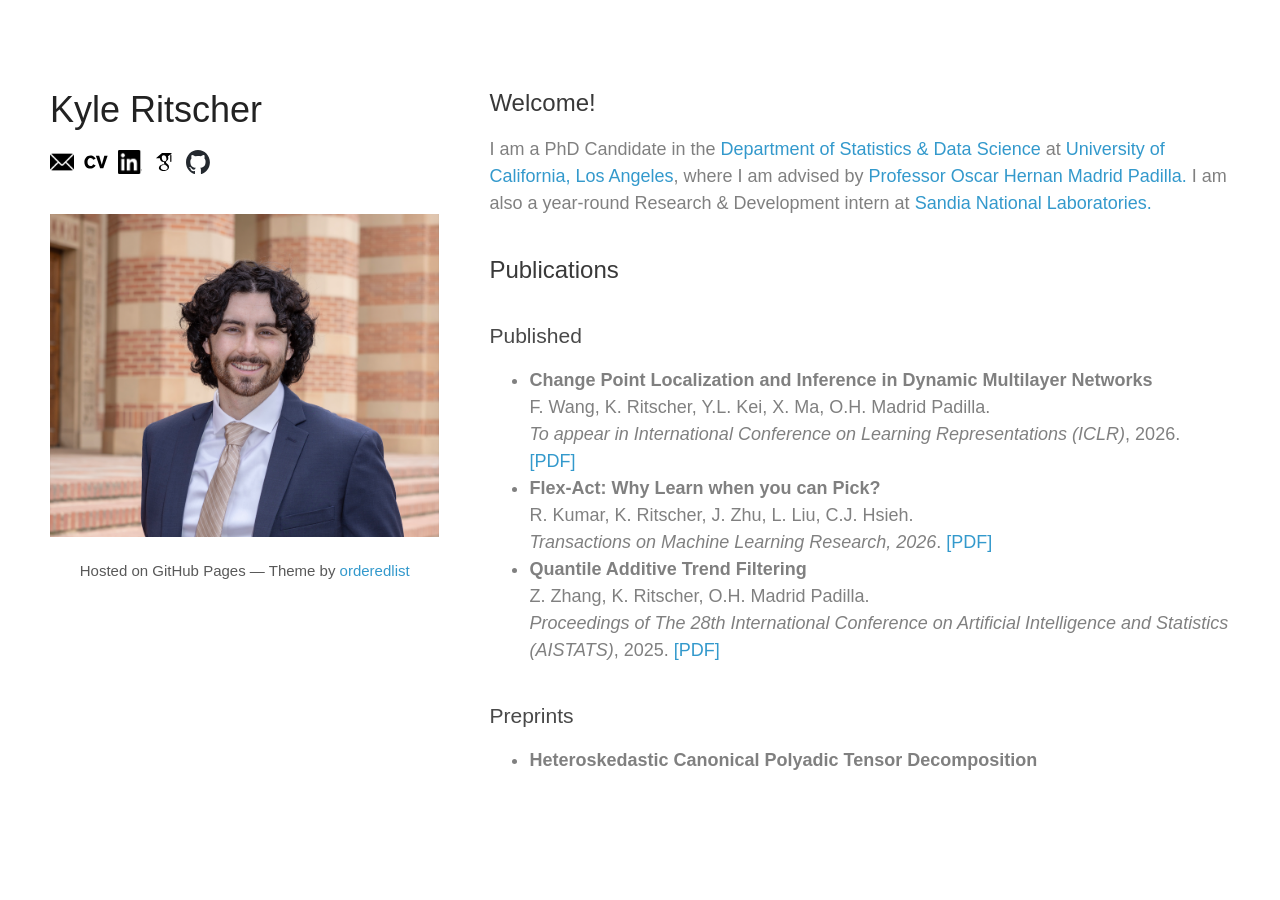
<file: index.html>
<!DOCTYPE html>
<html lang="en">
<head>
    <meta charset="UTF-8">
    <meta name="viewport" content="width=device-width, initial-scale=1.0">
    <title>Kyle Ritscher</title>
    <link rel="stylesheet" href="stylesheets/styles.css">
    <link rel="stylesheet" href="stylesheets/pygment_trac.css">
    <script src="javascripts/scale.fix.js"></script>
</head>
<body>
    <div class="container">
        <div class="left-column">
            <h1>Kyle Ritscher</h1>
            <!-- <a href="mailto:kritscher@g.ucla.edu">Email</a><br>
			<a href="https://linkedin.com/in/kyleritscher33">LinkedIn</a><br>
			<a href="https://github.com/kritscher33">GitHub</a><br>
			<a href="Kyle_Ritscher_ResumeCV.pdf">CV</a><br>
			<a href="https://scholar.google.com/citations?view_op=list_works&hl=en&user=YJjC8xUAAAAJ">Google Scholar</p> -->
            <div class="social-icons">
                <a href="mailto:kritscher@g.ucla.edu" title="Email">
                    <img src="academicons/email.png" alt="Email">
                </a>
                <a href="Kyle_Ritscher_ResumeCV.pdf" title="CV">
                    <img src="academicons/svg/cv.svg" alt="CV">
                </a>
                <a href="https://linkedin.com/in/kyleritscher33" title="LinkedIn">
                    <img src="in-logo/InBug-Black.png" alt="LinkedIn">
                </a>
                <a href="https://scholar.google.com/citations?view_op=list_works&hl=en&user=YJjC8xUAAAAJ" title="Google Scholar">
                    <img src="academicons/svg/google-scholar.svg" alt="Google Scholar">
                </a>
                <a href="https://github.com/kritscher33" title="GitHub">
                    <img src="github-mark/github-mark.svg" alt="GitHub">
                </a>
            </div>

            <img src="me.jpg" alt="Profile Picture">
            <footer>
                <p><small>Hosted on GitHub Pages &mdash; Theme by <a href="https://github.com/orderedlist">orderedlist</a></small></p>
            </footer>
        </div>
        <div class="right-column">
            <h2>Welcome!</h2>
            <p>
                I am a PhD Candidate in the 
                <a href="https://statistics.ucla.edu" title="Statistics">Department of Statistics & Data Science</a> 
                at 
                <a href="https://www.ucla.edu" title="UCLA">University of California, Los Angeles</a>, 
                where I am advised by 
                <a href="https://hernanmp.github.io" title="Professor Oscar Hernan Madrid Padilla">
                    Professor Oscar Hernan Madrid Padilla.
                </a> I am also a year-round Research & Development intern at 
                <a href="https://www.sandia.gov" title="Sandia">
                    Sandia National Laboratories.
                </a>
            </p>

            <!-- Education -->
            <!-- <h2>Education</h2>
            <p>
                Ph.D. in Statistics and Data Science, 
                <a href="https://statistics.ucla.edu">University of California – Los Angeles</a> 
                (2024–Present)<br>
                Advisor: Professor Oscar Hernan Madrid Padilla<br>
                GPA: 4.00
            </p> 
            <p>
                B.S. in Mathematics of Computation, 
                <a href="https://www.math.ucla.edu/">University of California – Los Angeles</a> 
                (2020–2024)<br>
                GPA: 3.99 – Summa Cum Laude
            </p> -->

            <!-- Employment -->
            <!--  <h2>Employment</h2>
            <ul>
                <li>Research & Development Intern, Sandia National Laboratories (2024–Present)</li>
                <li>Teaching Assistant, UCLA Department of Statistics and Data Science (2025–Present)</li>
                <li>Data Analyst, Operation Smile (2024)</li>
                <li>Data Science & Analytics Intern, TARTLE (2023)</li>
            </ul> -->

            <!-- Publications -->
            <h2>Publications</h2>

            <h3>Published</h3>
            <ul>
                <li>
                    <strong>Change Point Localization and Inference in Dynamic Multilayer Networks</strong><br>
                    F. Wang, K. Ritscher, Y.L. Kei, X. Ma, O.H. Madrid Padilla.<br>
                    <em>To appear in International Conference on Learning Representations (ICLR)</em>, 2026. 
                    <a href="https://arxiv.org/pdf/2506.21878">[PDF]</a>
                </li>
                <li>
                    <strong>Flex-Act: Why Learn when you can Pick?
                    </strong><br>
                    R. Kumar, K. Ritscher, J. Zhu, L. Liu, C.J. Hsieh.<br>
                    <em>Transactions on Machine Learning Research, 2026</em>. <a href="https://arxiv.org/pdf/2601.06441">[PDF]</a>
                </li> 
                <li>
                    <strong>Quantile Additive Trend Filtering</strong><br>
                    Z. Zhang, K. Ritscher, O.H. Madrid Padilla.<br>
                    <em>Proceedings of The 28th International Conference on Artificial Intelligence and Statistics (AISTATS)</em>, 2025. 
                    <a href="https://arxiv.org/pdf/2310.11711">[PDF]</a>
                </li>
            </ul>

            <h3>Preprints</h3>
            <ul>
                <li>
                    <strong>Heteroskedastic Canonical Polyadic Tensor Decomposition</strong><br>
                    K. Ritscher, C. Llosa-Vite<br>
                    <em>Under Review</em>, 2026. 
                    <a href="https://arxiv.org/pdf/2610.00498">[PDF]</a>
                </li>
            </ul>

            <h3>Technical Reports</h3>
            <ul>
                <li>
                    <strong>Model-form Error Correction using Universal Differential Equations for an Agent-Based Model of Infectious Disease</strong><br>
                    K. Nguyen, K. Ritscher, J. Ray, E. C. S. Acquesta.<br>
                    <em>Sandia Report</em>, 2024. 
                    <a href="https://doi.org/10.2172/2516863">doi:10.2172/2516863</a>
                </li>
            </ul>
        </div>

    </div>
</body>
</html>
</file>
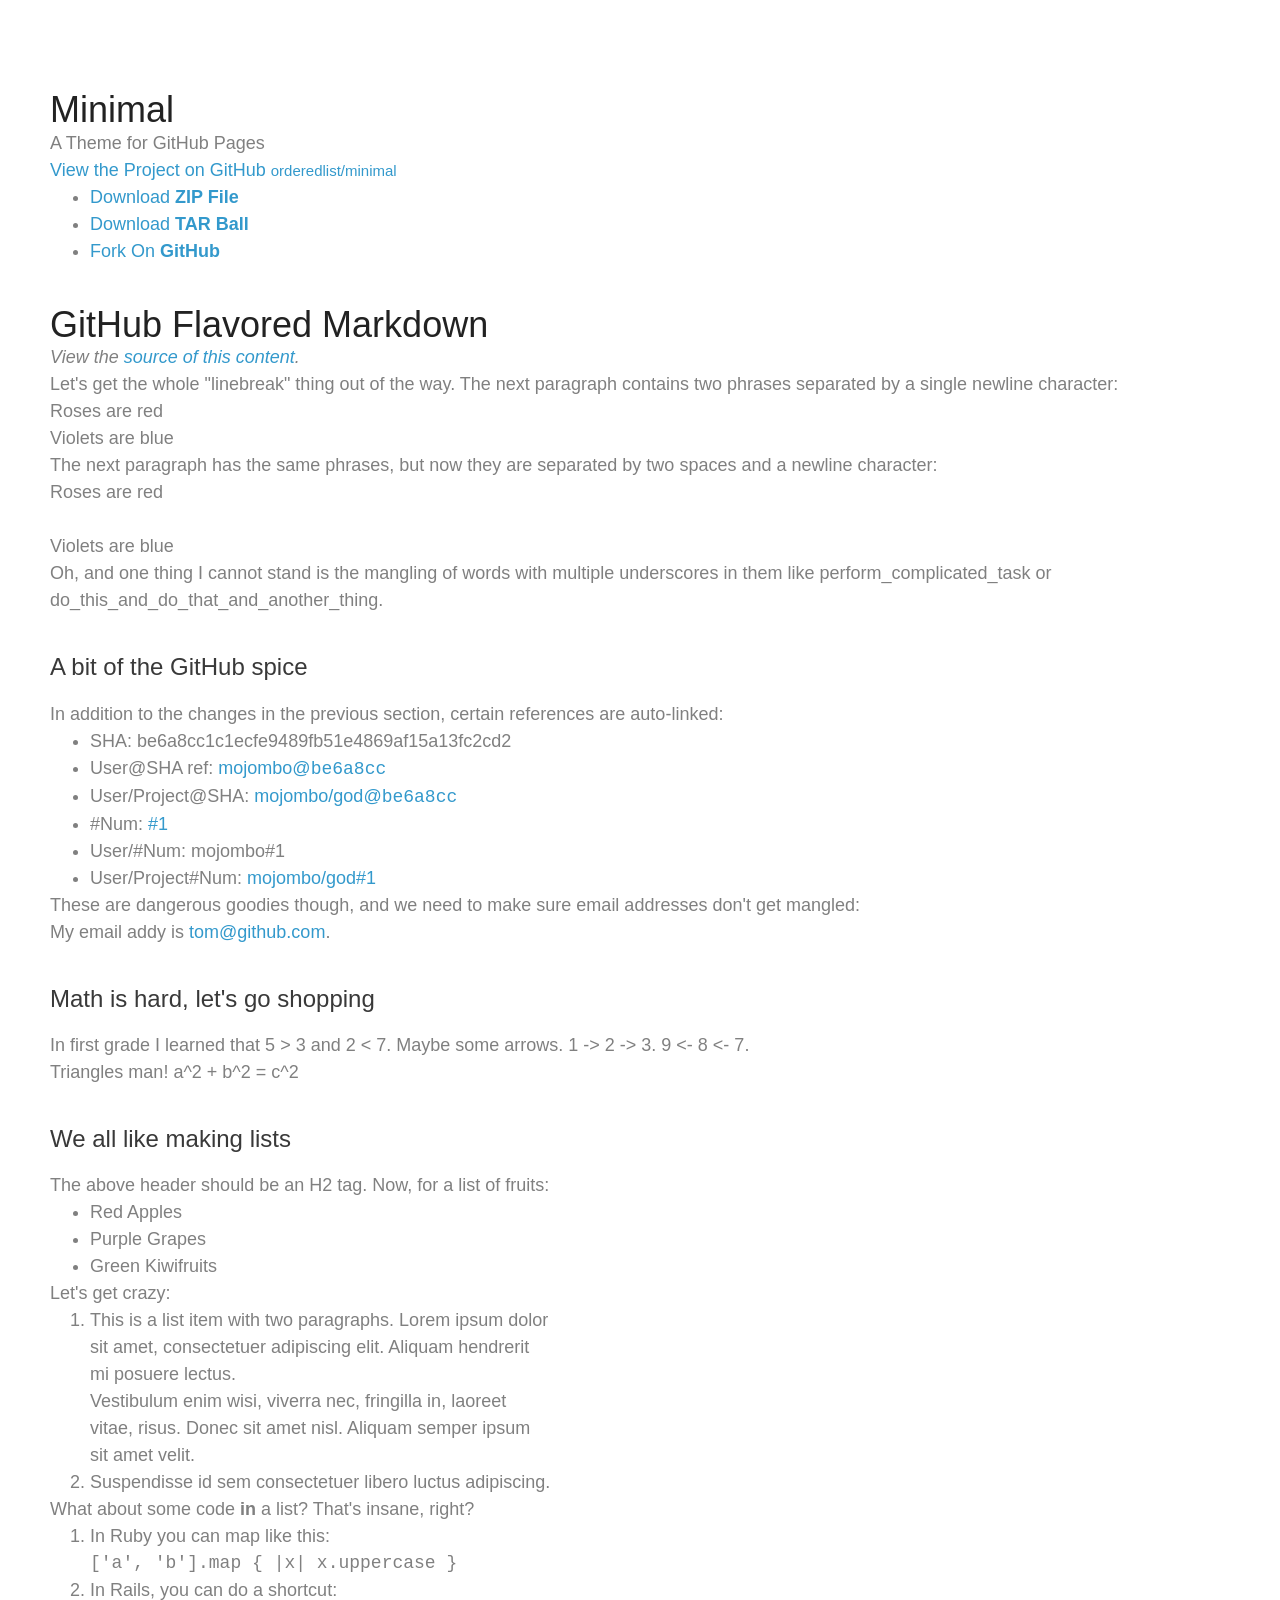
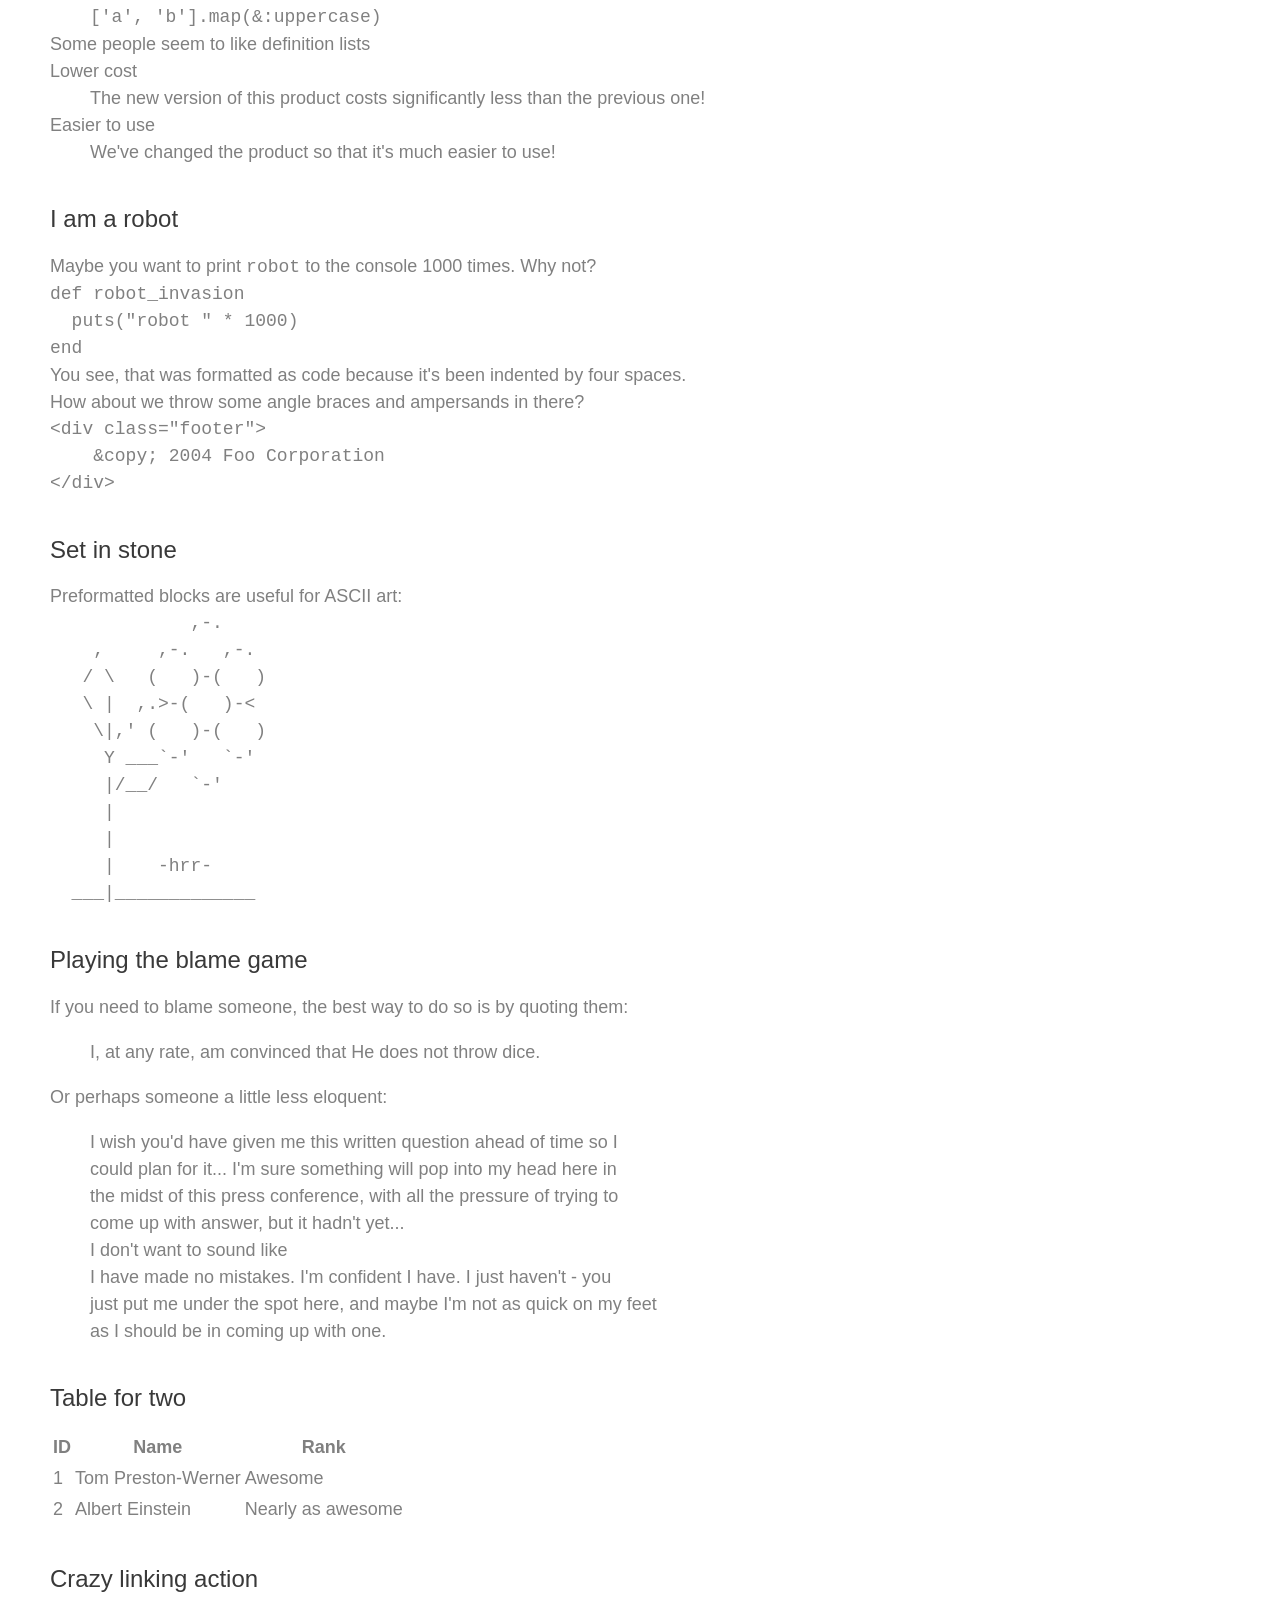
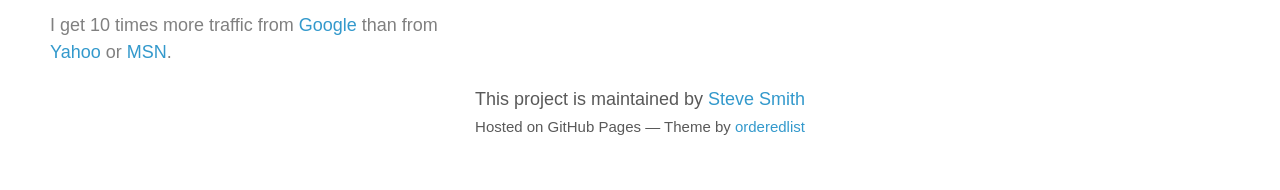
<file: commands.html>
<!doctype html>
<html>
  <head>
    <meta charset="utf-8">
    <meta http-equiv="X-UA-Compatible" content="chrome=1">
    <title>Minimal by Steve Smith</title>

    <link rel="stylesheet" href="stylesheets/styles.css">
    <link rel="stylesheet" href="stylesheets/pygment_trac.css">
    <meta name="viewport" content="width=device-width">
    <!--[if lt IE 9]>
    <script src="//html5shiv.googlecode.com/svn/trunk/html5.js"></script>
    <![endif]-->
  </head>
  <body>
    <div class="wrapper">
      <header>
        <h1>Minimal</h1>
        <p>A Theme for GitHub Pages</p>
        <p class="view"><a href="http://github.com/orderedlist/minimal">View the Project on GitHub <small>orderedlist/minimal</small></a></p>
        <ul>
          <li><a href="https://github.com/orderedlist/minimal/zipball/master">Download <strong>ZIP File</strong></a></li>
          <li><a href="https://github.com/orderedlist/minimal/tarball/master">Download <strong>TAR Ball</strong></a></li>
          <li><a href="http://github.com/orderedlist/minimal">Fork On <strong>GitHub</strong></a></li>
        </ul>
      </header>
      <section>
        <h1>GitHub Flavored Markdown</h1>

        <p><em>View the <a href="http://github.github.com/github-flavored-markdown/sample_content.html">source of this content</a>.</em></p>

        <p>Let's get the whole "linebreak" thing out of the way. The next paragraph contains two phrases separated by a single newline character:</p>

        <p>Roses are red<br>
        Violets are blue</p>

        <p>The next paragraph has the same phrases, but now they are separated by two spaces and a newline character:</p>

        <p>Roses are red<br><br>
        Violets are blue</p>

        <p>Oh, and one thing I cannot stand is the mangling of words with multiple underscores in them like perform_complicated_task or do_this_and_do_that_and_another_thing.</p>

        <h2>A bit of the GitHub spice</h2>

        <p>In addition to the changes in the previous section, certain references are auto-linked:</p>

        <ul>
          <li>SHA: be6a8cc1c1ecfe9489fb51e4869af15a13fc2cd2</li>
          <li>User@SHA ref: <a href="https://github.com/mojombo/product/commit/be6a8cc1c1ecfe9489fb51e4869af15a13fc2cd2" class="commit-link">mojombo@<tt>be6a8cc</tt></a></li>
          <li>User/Project@SHA: <a href="https://github.com/mojombo/god/commit/be6a8cc1c1ecfe9489fb51e4869af15a13fc2cd2" class="commit-link">mojombo/god@<tt>be6a8cc</tt></a></li>
          <li>#Num: <a href="https://github.com/github/product/issues/1" class="issue-link" title="Baseline: What is up in the air right now?">#1</a></li>
          <li>User/#Num: mojombo#1</li>
          <li>User/Project#Num: <a href="https://github.com/mojombo/god/issues/1" class="issue-link" title="The server is not available (or you do not have permissions to access it)">mojombo/god#1</a></li>
        </ul>

        <p>These are dangerous goodies though, and we need to make sure email addresses don't get mangled:</p>

        <p>My email addy is <a href="mailto:tom@github.com">tom@github.com</a>.</p>

        <h2>Math is hard, let's go shopping</h2>

        <p>In first grade I learned that 5 &gt; 3 and 2 &lt; 7. Maybe some arrows. 1 -&gt; 2 -&gt; 3. 9 &lt;- 8 &lt;- 7.</p>

        <p>Triangles man! a^2 + b^2 = c^2</p>

        <h2>We all like making lists</h2>

        <p>The above header should be an H2 tag. Now, for a list of fruits:</p>

        <ul>
          <li>Red Apples</li>
          <li>Purple Grapes</li>
          <li>Green Kiwifruits</li>
        </ul>

        <p>Let's get crazy:</p>

        <ol>
          <li>
            <p>This is a list item with two paragraphs. Lorem ipsum dolor<br>
            sit amet, consectetuer adipiscing elit. Aliquam hendrerit<br>
            mi posuere lectus.</p>

            <p>Vestibulum enim wisi, viverra nec, fringilla in, laoreet<br>
            vitae, risus. Donec sit amet nisl. Aliquam semper ipsum<br>
            sit amet velit.</p>
          </li>
          <li><p>Suspendisse id sem consectetuer libero luctus adipiscing.</p></li>
        </ol>

        <p>What about some code <strong>in</strong> a list? That's insane, right?</p>

        <ol>
          <li>
            <p>In Ruby you can map like this:</p>

            <pre><code>['a', 'b'].map { |x| x.uppercase }</code></pre>
          </li>
          <li>
            <p>In Rails, you can do a shortcut:</p>

            <pre><code>['a', 'b'].map(&amp;:uppercase)</code></pre>
          </li>
        </ol>

        <p>Some people seem to like definition lists</p>

        <dl>
          <dt>Lower cost</dt>
          <dd>The new version of this product costs significantly less than the previous one!</dd>
          <dt>Easier to use</dt>
          <dd>We've changed the product so that it's much easier to use!</dd>
        </dl>

        <h2>I am a robot</h2>

        <p>Maybe you want to print <code>robot</code> to the console 1000 times. Why not?</p>

        <pre><code>def robot_invasion
  puts("robot " * 1000)
end
</code></pre>

        <p>You see, that was formatted as code because it's been indented by four spaces.</p>

        <p>How about we throw some angle braces and ampersands in there?</p>

        <pre><code>&lt;div class="footer"&gt;
    &amp;copy; 2004 Foo Corporation
&lt;/div&gt;
</code></pre>

        <h2>Set in stone</h2>

        <p>Preformatted blocks are useful for ASCII art:</p>

        <pre>             ,-.
    ,     ,-.   ,-.
   / \   (   )-(   )
   \ |  ,.&gt;-(   )-&lt;
    \|,' (   )-(   )
     Y ___`-'   `-'
     |/__/   `-'
     |
     |
     |    -hrr-
  ___|_____________
</pre>

        <h2>Playing the blame game</h2>

        <p>If you need to blame someone, the best way to do so is by quoting them:</p>

        <blockquote>
        <p>I, at any rate, am convinced that He does not throw dice.</p>
        </blockquote>

        <p>Or perhaps someone a little less eloquent:</p>

        <blockquote>
        <p>I wish you'd have given me this written question ahead of time so I<br>
        could plan for it... I'm sure something will pop into my head here in<br>
        the midst of this press conference, with all the pressure of trying to<br>
        come up with answer, but it hadn't yet...</p>

        <p>I don't want to sound like<br>
        I have made no mistakes. I'm confident I have. I just haven't - you<br>
        just put me under the spot here, and maybe I'm not as quick on my feet<br>
        as I should be in coming up with one.</p>
        </blockquote>

        <h2>Table for two</h2>

        <table>
          <tbody>
        <tr>
            <th>ID</th>
        <th>Name</th>
        <th>Rank</th>
          </tr>
          <tr>
            <td>1</td>
        <td>Tom Preston-Werner</td>
        <td>Awesome</td>
          </tr>
          <tr>
            <td>2</td>
        <td>Albert Einstein</td>
        <td>Nearly as awesome</td>
          </tr>
        </tbody>
        </table>

        <h2>Crazy linking action</h2>

        <p>I get 10 times more traffic from <a href="http://google.com/" title="Google">Google</a> than from<br>
        <a href="http://search.yahoo.com/" title="Yahoo Search">Yahoo</a> or <a href="http://search.msn.com/" title="MSN Search">MSN</a>.</p>
      </section>
      <footer>
        <p>This project is maintained by <a href="http://github.com/orderedlist">Steve Smith</a></p>
        <p><small>Hosted on GitHub Pages &mdash; Theme by <a href="https://github.com/orderedlist">orderedlist</a></small></p>
      </footer>
    </div>
    <script src="javascripts/scale.fix.js"></script>
  </body>
</html>
</file>
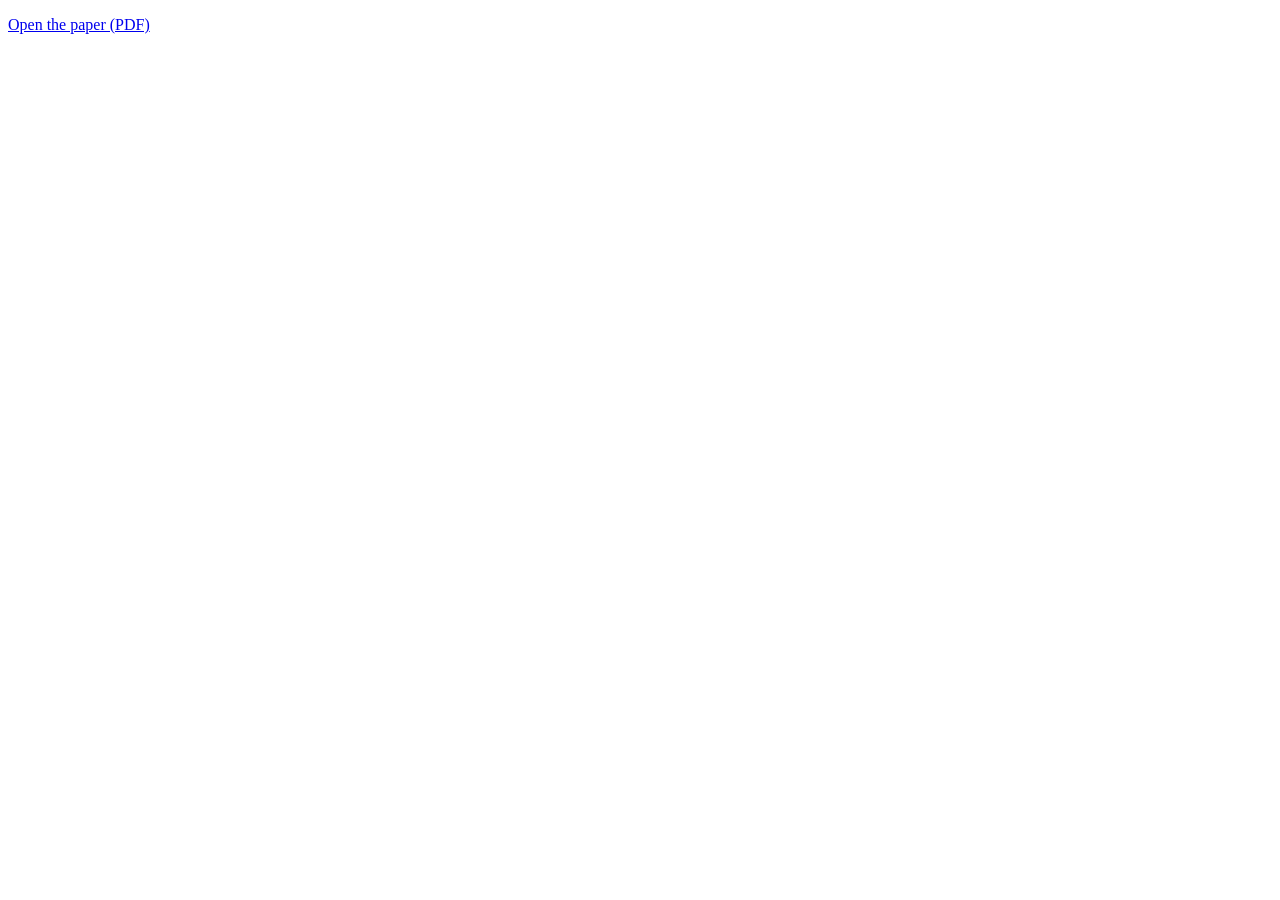
<file: hcp.html>
<!doctype html>
<html lang="en">
<head>
    <meta charset="utf-8">
    <title>Heteroskedastic Canonical Polyadic Tensor Decomposition</title>
    <!--
        Permanent CV/publication link: https://kritscher33.github.io/hcp.html
        When the arXiv PDF is available, replace BOTH occurrences of /HCP.pdf
        below (the refresh destination and the fallback link) with its URL,
        e.g. https://arxiv.org/pdf/YOUR_PAPER_ID.
        Keep this page and its filename so existing CV links continue to work.
    -->
    <meta http-equiv="refresh" content="0; url=/HCP.pdf">
</head>
<body>
    <p><a href="/HCP.pdf">Open the paper (PDF)</a></p>
</body>
</html>
</file>
<file: stylesheets/styles.css>
body {
  background-color: #fff;
  padding: 50px;
  font: 18px/1.5 -apple-system, BlinkMacSystemFont, "Segoe UI", Roboto, Oxygen, Ubuntu, Cantarell, "Fira Sans", "Droid Sans", "Helvetica Neue", Arial, sans-serif, "Apple Color Emoji", "Segoe UI Emoji", "Segoe UI Symbol";
  color: #808080;
  font-weight: 400;
  margin: 0;
}

.container {
  display: flex;
  gap: 50px; /* space between columns */
  align-items: flex-start;
}

.left-column {
  width: 33%;
  flex-shrink: 0; /* prevent shrinking */
}

.right-column {
  width: 67%;
  max-height: 80vh;       /* only scroll if content exceeds viewport */
  overflow-y: auto;
}

/* Footer full width */
footer {
  width: 100%;
  margin-top: 20px;
  text-align: center;
  color: #595959;
}

/* Images responsive */
img {
  max-width: 100%;
  height: auto;
  display: block;
  margin: 20px 0;
}

/* Social icons */
.social-icons {
  display: flex;
  gap: 10px;
  align-items: center;
}

.social-icons img {
  width: 24px;
  height: 24px;
  transition: transform 0.2s;
}

.social-icons a:hover img {
  transform: scale(1.25);
}

/* Headings */
h1 {
  line-height: 1.1;
  margin: 40px 0 0px;
}

h2, h3, h4, h5, h6 {
  line-height: 1.1;
  margin: 40px 0 20px;
}

h1 { font-size: 36px; font-weight: 500; color: #222; }
h2 { font-size: 24px; font-weight: 500; color: #393939; }
h3, h4, h5, h6 { font-weight: 500; color: #494949; }

p, ul, ol, table, pre, dl {
  margin: 0;
}

a { color: #39c; text-decoration: none; }
a:hover { color: #069; }

/* Responsive: stack columns on small screens */
@media screen and (max-width: 768px) {
  .container {
    flex-direction: column;
  }
  .left-column,
  .right-column {
    width: 100%;
    max-height: none;
    overflow: visible;
  }
}
</file>
<file: stylesheets/pygment_trac.css>
.highlight  { background: #ffffff; }
.highlight .c { color: #999988; font-style: italic } /* Comment */
.highlight .err { color: #a61717; background-color: #e3d2d2 } /* Error */
.highlight .k { font-weight: bold } /* Keyword */
.highlight .o { font-weight: bold } /* Operator */
.highlight .cm { color: #999988; font-style: italic } /* Comment.Multiline */
.highlight .cp { color: #999999; font-weight: bold } /* Comment.Preproc */
.highlight .c1 { color: #999988; font-style: italic } /* Comment.Single */
.highlight .cs { color: #999999; font-weight: bold; font-style: italic } /* Comment.Special */
.highlight .gd { color: #000000; background-color: #ffdddd } /* Generic.Deleted */
.highlight .gd .x { color: #000000; background-color: #ffaaaa } /* Generic.Deleted.Specific */
.highlight .ge { font-style: italic } /* Generic.Emph */
.highlight .gr { color: #aa0000 } /* Generic.Error */
.highlight .gh { color: #999999 } /* Generic.Heading */
.highlight .gi { color: #000000; background-color: #ddffdd } /* Generic.Inserted */
.highlight .gi .x { color: #000000; background-color: #aaffaa } /* Generic.Inserted.Specific */
.highlight .go { color: #888888 } /* Generic.Output */
.highlight .gp { color: #555555 } /* Generic.Prompt */
.highlight .gs { font-weight: bold } /* Generic.Strong */
.highlight .gu { color: #800080; font-weight: bold; } /* Generic.Subheading */
.highlight .gt { color: #aa0000 } /* Generic.Traceback */
.highlight .kc { font-weight: bold } /* Keyword.Constant */
.highlight .kd { font-weight: bold } /* Keyword.Declaration */
.highlight .kn { font-weight: bold } /* Keyword.Namespace */
.highlight .kp { font-weight: bold } /* Keyword.Pseudo */
.highlight .kr { font-weight: bold } /* Keyword.Reserved */
.highlight .kt { color: #445588; font-weight: bold } /* Keyword.Type */
.highlight .m { color: #009999 } /* Literal.Number */
.highlight .s { color: #d14 } /* Literal.String */
.highlight .na { color: #008080 } /* Name.Attribute */
.highlight .nb { color: #0086B3 } /* Name.Builtin */
.highlight .nc { color: #445588; font-weight: bold } /* Name.Class */
.highlight .no { color: #008080 } /* Name.Constant */
.highlight .ni { color: #800080 } /* Name.Entity */
.highlight .ne { color: #990000; font-weight: bold } /* Name.Exception */
.highlight .nf { color: #990000; font-weight: bold } /* Name.Function */
.highlight .nn { color: #555555 } /* Name.Namespace */
.highlight .nt { color: #000080 } /* Name.Tag */
.highlight .nv { color: #008080 } /* Name.Variable */
.highlight .ow { font-weight: bold } /* Operator.Word */
.highlight .w { color: #bbbbbb } /* Text.Whitespace */
.highlight .mf { color: #009999 } /* Literal.Number.Float */
.highlight .mh { color: #009999 } /* Literal.Number.Hex */
.highlight .mi { color: #009999 } /* Literal.Number.Integer */
.highlight .mo { color: #009999 } /* Literal.Number.Oct */
.highlight .sb { color: #d14 } /* Literal.String.Backtick */
.highlight .sc { color: #d14 } /* Literal.String.Char */
.highlight .sd { color: #d14 } /* Literal.String.Doc */
.highlight .s2 { color: #d14 } /* Literal.String.Double */
.highlight .se { color: #d14 } /* Literal.String.Escape */
.highlight .sh { color: #d14 } /* Literal.String.Heredoc */
.highlight .si { color: #d14 } /* Literal.String.Interpol */
.highlight .sx { color: #d14 } /* Literal.String.Other */
.highlight .sr { color: #009926 } /* Literal.String.Regex */
.highlight .s1 { color: #d14 } /* Literal.String.Single */
.highlight .ss { color: #990073 } /* Literal.String.Symbol */
.highlight .bp { color: #999999 } /* Name.Builtin.Pseudo */
.highlight .vc { color: #008080 } /* Name.Variable.Class */
.highlight .vg { color: #008080 } /* Name.Variable.Global */
.highlight .vi { color: #008080 } /* Name.Variable.Instance */
.highlight .il { color: #009999 } /* Literal.Number.Integer.Long */

.type-csharp .highlight .k { color: #0000FF }
.type-csharp .highlight .kt { color: #0000FF }
.type-csharp .highlight .nf { color: #000000; font-weight: normal }
.type-csharp .highlight .nc { color: #2B91AF }
.type-csharp .highlight .nn { color: #000000 }
.type-csharp .highlight .s { color: #A31515 }
.type-csharp .highlight .sc { color: #A31515 }
</file>
